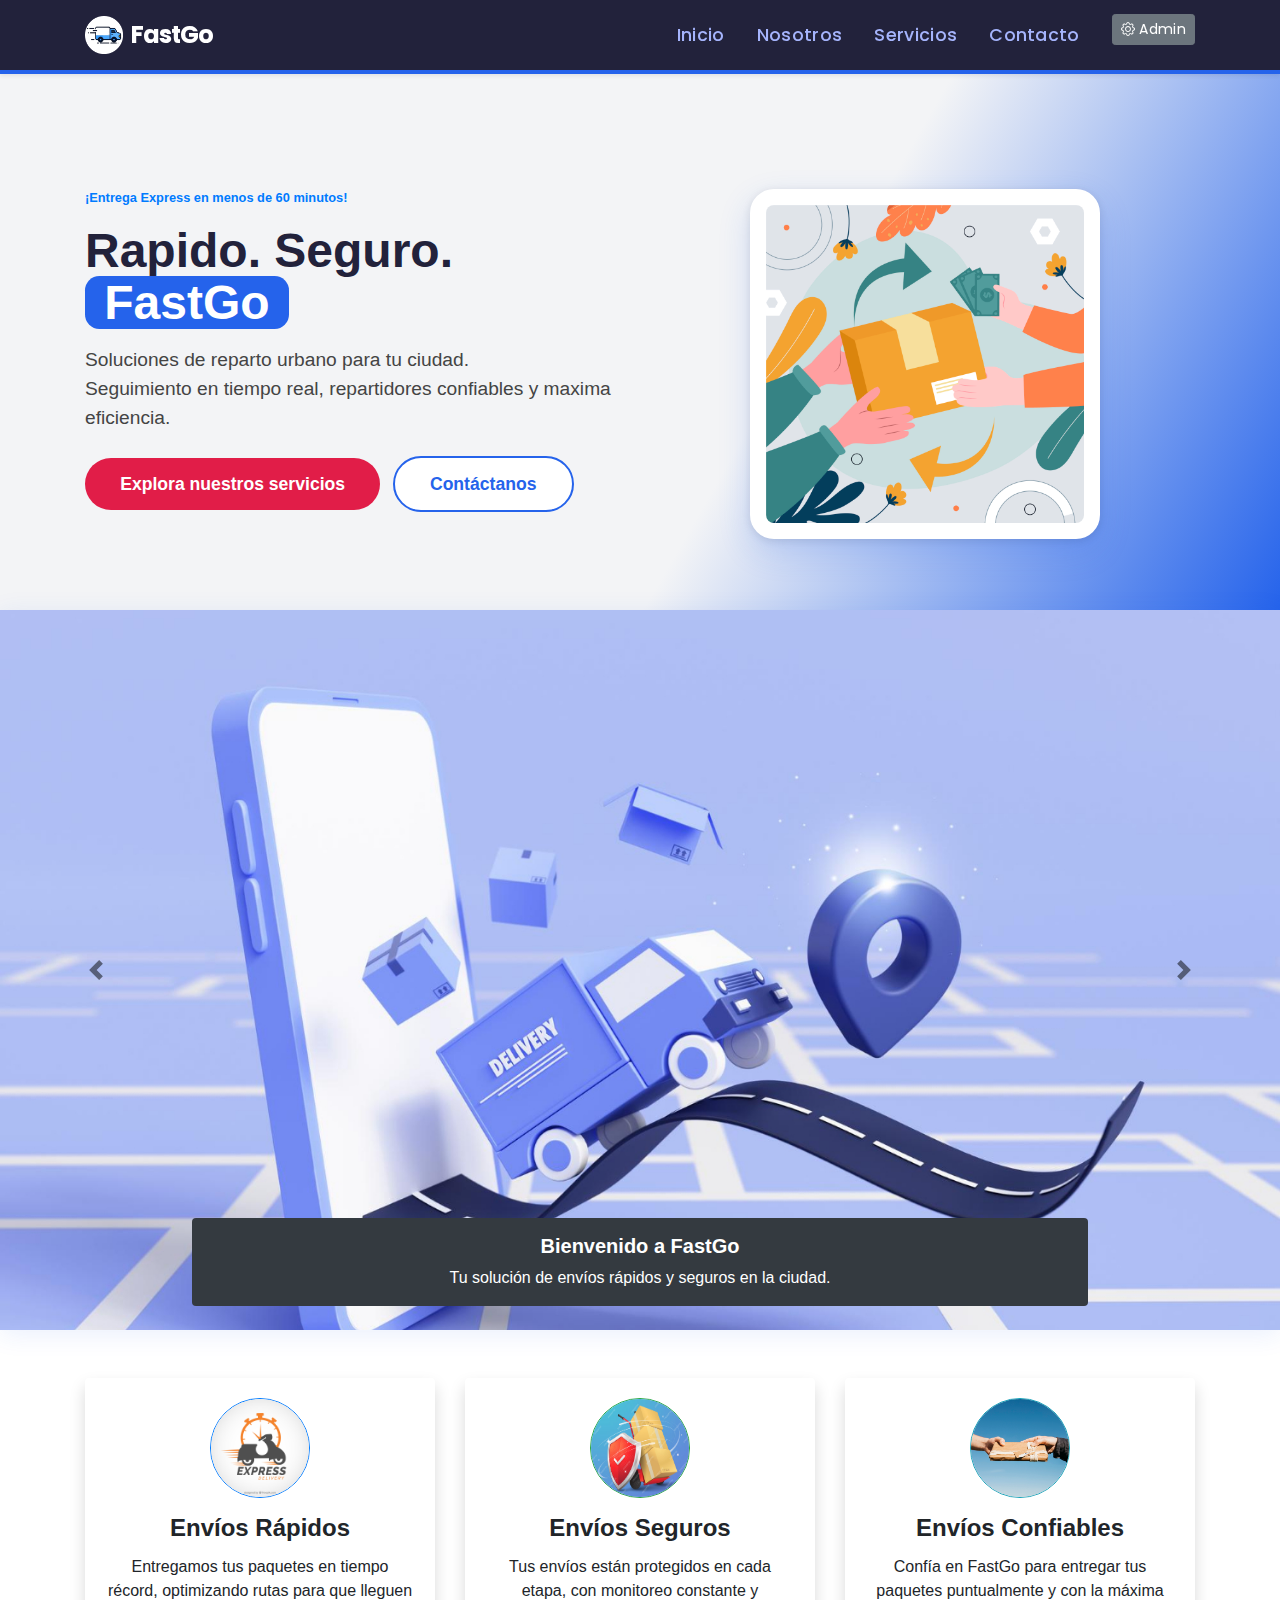
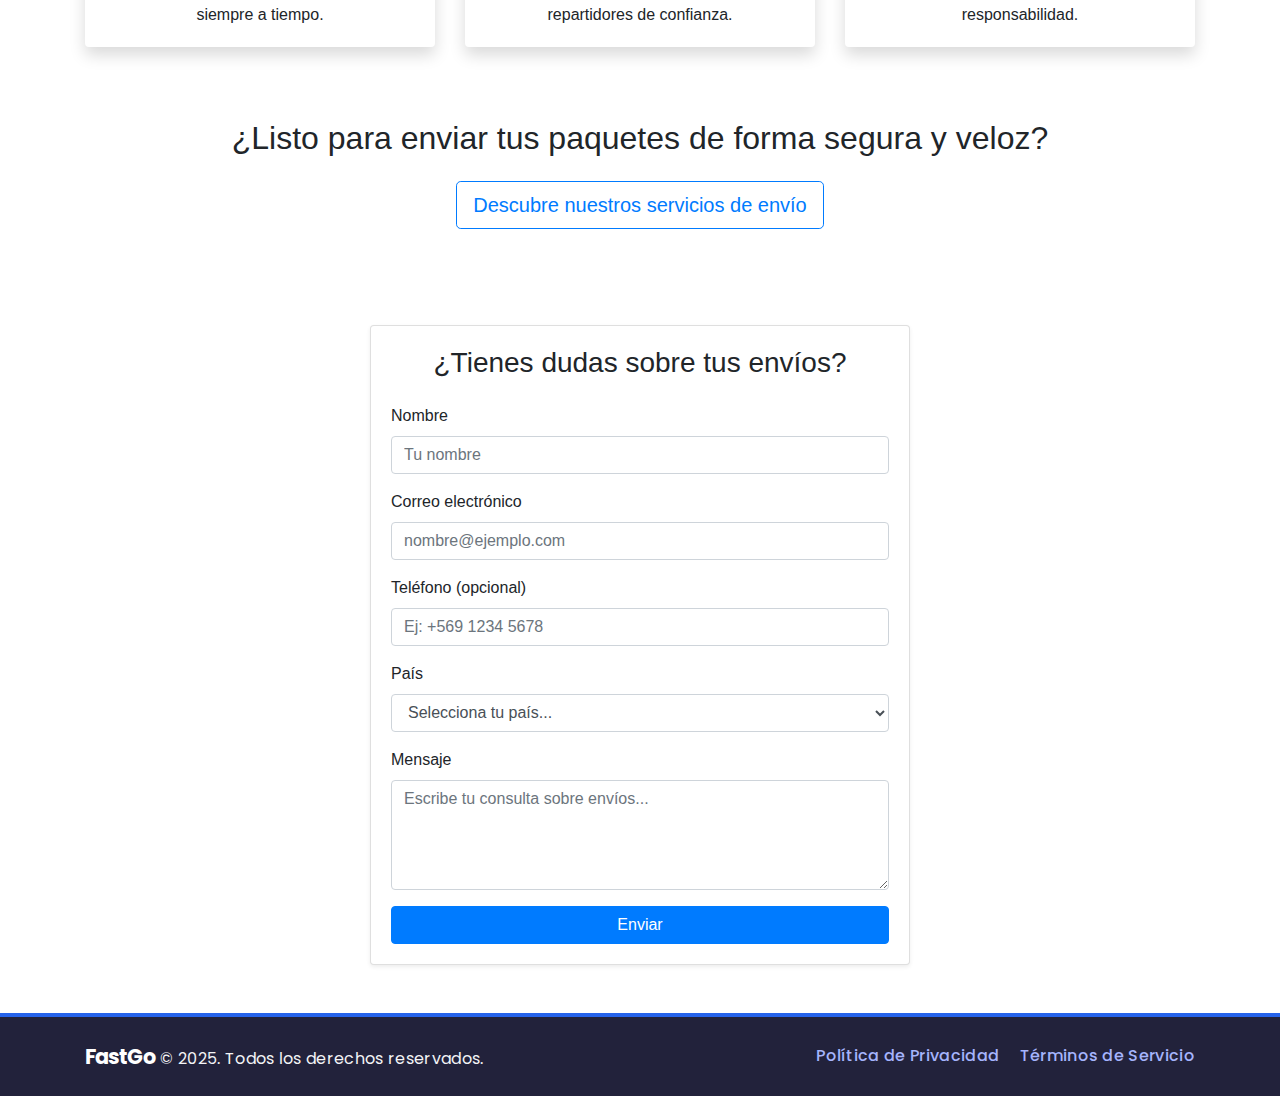
<file: index.html>
<!DOCTYPE html>
<html lang="es">
  <head>
    <meta charset="UTF-8" />
    <meta name="viewport" content="width=device-width, initial-scale=1.0" />
    <title>FastGo - Entregas Express Inteligentes</title>
    <link rel="icon" href="assets/img/fastgo_sticker_circle.png" />
    <link
      rel="stylesheet"
      href="https://cdn.jsdelivr.net/npm/bootstrap@4.5.3/dist/css/bootstrap.min.css"
    />
    <link
      href="https://fonts.googleapis.com/css2?family=Poppins:wght@400;600&display=swap"
      rel="stylesheet"
    />
    <link
      href="https://fonts.googleapis.com/css2?family=Poppins:wght@400;600&display=swap"
      rel="stylesheet"
    />
    <link
      rel="stylesheet"
      href="https://cdn.jsdelivr.net/npm/bootstrap-icons@1.10.0/font/bootstrap-icons.css"
    />
    <link
      rel="stylesheet"
      href="https://cdnjs.cloudflare.com/ajax/libs/animate.css/4.1.1/animate.min.css"
    />
    <link rel="stylesheet" href="assets/css/style.css" />
  </head>
  <body>
    <nav class="navbar navbar-expand-lg main-navbar shadow-sm fixed-top">
      <div class="container">
        <a
          class="navbar-brand footer-brand font-weight-bold d-flex align-items-center"
          href="#"
        >
          <img
            src="assets/img/fastgo_sticker_circle.png"
            alt="FastGo Logo"
            width="38"
            height="38"
            class="mr-2"
            style="object-fit: contain"
          />
          FastGo
        </a>
        <button
          class="navbar-toggler"
          type="button"
          data-toggle="collapse"
          data-target="#navbarNav"
        >
          <span class="navbar-toggler-icon"></span>
        </button>
        <div class="collapse navbar-collapse" id="navbarNav">
          <ul class="navbar-nav ml-auto">
            <li class="nav-item active">
              <a class="nav-link footer-link" href="index.html">Inicio</a>
            </li>
            <li class="nav-item">
              <a class="nav-link footer-link" href="about-us.html">Nosotros</a>
            </li>
            <li class="nav-item">
              <a class="nav-link footer-link" href="services.html">Servicios</a>
            </li>
            <li class="nav-item">
              <a class="nav-link footer-link" href="contact-us.html"
                >Contacto</a
              >
            </li>
            <li class="nav-item">
              <a
                class="btn btn-secondary btn-sm ml-2"
                href="admin-message.html"
              >
                <i class="bi bi-gear"></i> Admin
              </a>
            </li>
          </ul>
        </div>
      </div>
    </nav>

    <section class="hero-section d-flex align-items-center">
      <div class="container">
        <div class="row align-items-center">
          <div class="col-md-6 text-left">
            <small class="text-primary font-weight-bold"
              >¡Entrega Express en menos de 60 minutos!</small
            >
            <h1 class="display-4 font-weight-bold mt-3 mb-3">
              Rapido. Seguro. <span class="text-highlight">FastGo</span>
            </h1>
            <p class="lead mb-4">
              Soluciones de reparto urbano para tu ciudad.<br />
              Seguimiento en tiempo real, repartidores confiables y maxima
              eficiencia.
            </p>
            <a href="services.html" class="btn btn-danger"
              >Explora nuestros servicios</a
            >
            <a href="contact-us.html" class="btn btn-outline-primary ml-2"
              >Contáctanos</a
            >
          </div>
          <div class="col-md-6 text-center">
            <div class="hero-img-wrapper">
              <img
                src="assets/img/entrega_rapida_index.jpg"
                alt="Entrega Rápida"
                class="img-fluid hero-img"
              />
            </div>
          </div>
        </div>
      </div>
    </section>

    <div
      id="heroCarousel"
      class="carousel slide my-8"
      data-ride="carousel"
      style="
        border-radius: 0;
        overflow: hidden;
        box-shadow: 0 4px 24px rgba(37, 99, 235, 0.1);
        width: 100%;
        margin: 0 auto;
      "
    >
      <div class="carousel-inner">
        <div class="carousel-item active">
          <img
            src="assets/img/carousel1.jpg"
            alt="carousel"
            class="d-block w-100"
            style="height: 720px; object-fit: cover"
          />
          <div
            class="carousel-caption d-none d-md-block bg-dark bg-opacity-50 rounded p-3"
            style="bottom: 1.5rem"
          >
            <h5 class="font-weight-bold mb-2">Bienvenido a FastGo</h5>
            <p class="mb-0">
              Tu solución de envíos rápidos y seguros en la ciudad.
            </p>
          </div>
        </div>
        <div class="carousel-item">
          <img
            src="assets/img/carousel2.jpg"
            alt="carousel"
            class="d-block w-100"
            style="height: 720px; object-fit: cover"
          />
          <div
            class="carousel-caption d-none d-md-block bg-dark bg-opacity-50 rounded p-3"
            style="bottom: 1.5rem"
          >
            <h5 class="font-weight-bold mb-2">Rápido y Seguro</h5>
            <p class="mb-0">
              Envíos urbanos con seguimiento en tiempo real y máxima confianza.
            </p>
          </div>
        </div>
      </div>
      <a
        class="carousel-control-prev"
        href="#heroCarousel"
        role="button"
        data-slide="prev"
      >
        <span class="carousel-control-prev-icon" aria-hidden="true"></span>
        <span class="sr-only">Anterior</span>
      </a>
      <a
        class="carousel-control-next"
        href="#heroCarousel"
        role="button"
        data-slide="next"
      >
        <span class="carousel-control-next-icon" aria-hidden="true"></span>
        <span class="sr-only">Siguiente</span>
      </a>
    </div>

    <section class="container mt-5">
      <div class="row">
        <div class="col-md-4 mb-4">
          <div class="card feature-card h-100 shadow border-0 text-center">
            <div class="card-body">
              <img
                src="assets/img/envios_rapidos_card_index.jpg"
                alt="Rápido"
                class="mb-3 rounded-circle border border-primary"
                width="100"
                height="100"
              />
              <h4 class="card-title font-weight-bold">Envíos Rápidos</h4>
              <p class="card-text">
                Entregamos tus paquetes en tiempo récord, optimizando rutas para
                que lleguen siempre a tiempo.
              </p>
            </div>
          </div>
        </div>
        <div class="col-md-4 mb-4">
          <div class="card feature-card h-100 shadow border-0 text-center">
            <div class="card-body">
              <img
                src="assets/img/envios_seguros.png"
                alt="Seguro"
                class="mb-3 rounded-circle border border-success"
                width="100"
                height="100"
              />
              <h4 class="card-title font-weight-bold">Envíos Seguros</h4>
              <p class="card-text">
                Tus envíos están protegidos en cada etapa, con monitoreo
                constante y repartidores de confianza.
              </p>
            </div>
          </div>
        </div>
        <div class="col-md-4 mb-4">
          <div class="card feature-card h-100 shadow border-0 text-center">
            <div class="card-body">
              <img
                src="assets/img/envios_confiables_index.jpg"
                alt="Confiable"
                class="mb-3 rounded-circle border border-info"
                width="100"
                height="100"
              />
              <h4 class="card-title font-weight-bold">Envíos Confiables</h4>
              <p class="card-text">
                Confía en FastGo para entregar tus paquetes puntualmente y con
                la máxima responsabilidad.
              </p>
            </div>
          </div>
        </div>
      </div>
    </section>

    <section class="text-center py-5">
      <div class="container">
        <h2 class="mb-4">
          ¿Listo para enviar tus paquetes de forma segura y veloz?
        </h2>
        <a href="services.html" class="btn btn-outline-primary btn-lg"
          >Descubre nuestros servicios de envío</a
        >
      </div>
    </section>

    <section id="contacto" class="container mt-5 mb-5">
      <div class="row justify-content-center">
        <div class="col-md-8 col-lg-6">
          <div class="card shadow-sm">
            <div class="card-body">
              <h3 class="card-title mb-4 text-center">
                ¿Tienes dudas sobre tus envíos?
              </h3>
              <form>
                <div class="form-group">
                  <label for="nombre">Nombre</label>
                  <input
                    type="text"
                    class="form-control"
                    id="nombre"
                    placeholder="Tu nombre"
                  />
                </div>
                <div class="form-group">
                  <label for="email">Correo electrónico</label>
                  <input
                    type="email"
                    class="form-control"
                    id="email"
                    placeholder="nombre@ejemplo.com"
                  />
                </div>
                <div class="form-group">
                  <label for="telefono">Teléfono (opcional)</label>
                  <input
                    type="tel"
                    class="form-control"
                    id="telefono"
                    placeholder="Ej: +569 1234 5678"
                  />
                </div>
                <div class="form-group">
                  <label for="pais">País</label>
                  <select class="form-control" id="pais">
                    <option value="">Selecciona tu país...</option>
                  </select>
                </div>
                <div class="form-group">
                  <label for="mensaje">Mensaje</label>
                  <textarea
                    class="form-control"
                    id="mensaje"
                    rows="4"
                    placeholder="Escribe tu consulta sobre envíos..."
                  ></textarea>
                </div>
                <button type="submit" class="btn btn-primary btn-block">
                  Enviar
                </button>
              </form>
              <div id="envioExito" class="text-center" style="display: none">
                <div
                  class="card border-success shadow-sm mt-4 mb-2 animate__animated animate__fadeIn"
                >
                  <div class="card-body">
                    <i
                      class="bi bi-check-circle-fill text-success"
                      style="font-size: 3rem"
                    ></i>
                    <h4 class="mt-3 mb-2 font-weight-bold">
                      ¡Tus datos han sido enviados!
                    </h4>
                    <p class="mb-0">
                      Gracias por contactarnos. Pronto nos comunicaremos
                      contigo.
                    </p>
                  </div>
                </div>
              </div>
            </div>
          </div>
        </div>
      </div>
    </section>

    <footer class="main-footer mt-5">
      <div class="container py-4">
        <div class="row align-items-center">
          <div class="col-md-6 text-md-left text-center mb-3 mb-md-0">
            <span class="footer-brand font-weight-bold">FastGo</span> &copy;
            2025. Todos los derechos reservados.
          </div>
          <div class="col-md-6 text-md-right text-center">
            <a href="#" class="footer-link mr-3">Política de Privacidad</a>
            <a href="#" class="footer-link">Términos de Servicio</a>
          </div>
        </div>
      </div>
    </footer>

    <script src="https://code.jquery.com/jquery-3.5.1.min.js"></script>
    <script src="https://cdn.jsdelivr.net/npm/bootstrap@4.5.3/dist/js/bootstrap.bundle.min.js"></script>
    <script>
      $(document).ready(function () {
      loadCountries();

      //cargamos la lista de paises que hablan español en el selector
      function loadCountries() {
        $.get("https://restcountries.com/v3.1/lang/spanish", function (data) {
        const paisesOrdenados = data
          .map((pais) => {
          const nombreTraducido =
            pais.translations?.spa?.common || pais.name.common;
          const nombreOficial =
            pais.translations?.spa?.official || pais.name.official;
          const nombreCompleto = `${nombreTraducido} (${nombreOficial})`;

          return {
            nombre: nombreTraducido,
            nombreCompleto: nombreCompleto,
            codigo: pais.name.common,
          };
          })
          .sort((a, b) => a.nombre.localeCompare(b.nombre));

        //agregamos cada pais como opcion en el select
        paisesOrdenados.forEach((pais) => {
          $("#pais").append(
          `<option value="${pais.nombreCompleto}">${pais.nombreCompleto}</option>`
          );
        });
        }).fail(function () {
        //en caso de que falle la api precargamos una lista de paises
        const paisesFallback = [
          "Argentina (República Argentina)",
          "Brasil (República Federativa del Brasil)",
          "Chile (República de Chile)",
          "Colombia (República de Colombia)",
          "España (Reino de España)",
          "México (Estados Unidos Mexicanos)",
          "Perú (República del Perú)",
          "Venezuela (República Bolivariana de Venezuela)",
          "Uruguay (República Oriental del Uruguay)",
          "Ecuador (República del Ecuador)",
        ];
        paisesFallback.forEach((pais) => {
          const nombreCorto = pais.split(" (")[0];
          $("#pais").append(
          `<option value="${nombreCorto}">${pais}</option>`
          );
        });
        });
      }

      //aqui manejamos el envio de formulario
      $("form").on("submit", function (e) {
        e.preventDefault();
        const envio = {
        nombre: $("#nombre").val(),
        email: $("#email").val(),
        telefono: $("#telefono").val(),
        pais: $("#pais").val(),
        mensaje: $("#mensaje").val(),
        };
        //validamos que los campos no esten vacios
        if (
        !$("#nombre").val() ||
        !$("#email").val() ||
        !$("#mensaje").val() ||
        !$("#pais").val() ||
        !$("#telefono").val()
        ) {
        alert("Por favor completa todos los campos");
        return;
        }

        //hacemos el guardado en el localstorage
        const envios = JSON.parse(localStorage.getItem("envios")) || [];
        envios.push(envio);
        localStorage.setItem("envios", JSON.stringify(envios));

        //mostramos el mensaje de exito
        $("form").fadeOut(300, function () {
        $("#envioExito").fadeIn(400);
        });

        //limpiamos los campos del formulario
        setTimeout(() => {
        this.reset();
        }, 100);
      });
      });
    </script>
  </body>
</html>
</file>
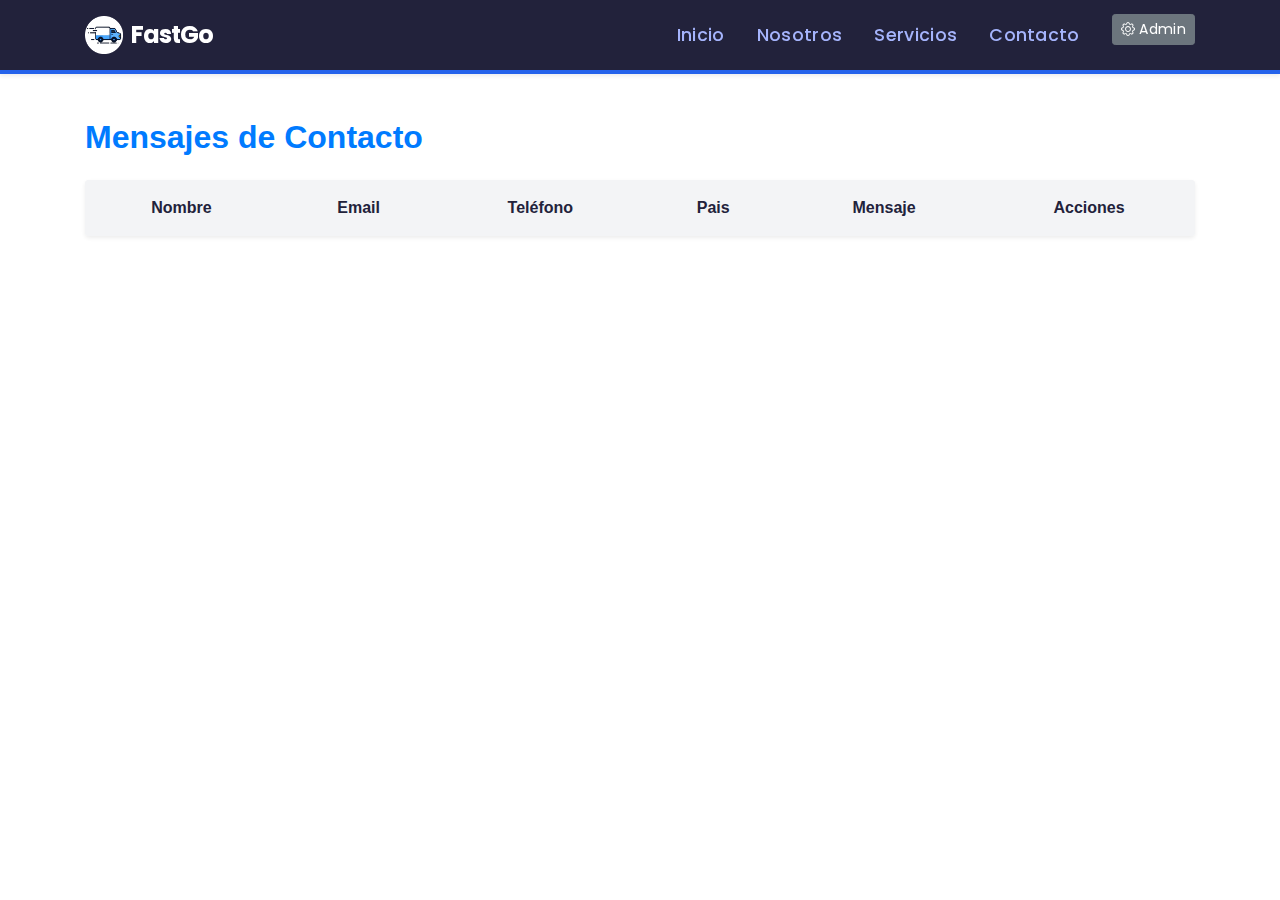
<file: admin-message.html>
<!DOCTYPE html>
<html lang="es">
  <head>
    <meta charset="UTF-8" />
    <meta name="viewport" content="width=device-width, initial-scale=1.0" />
    <title>FastGo - Entregas Express Inteligentes</title>
    <link rel="icon" href="assets/img/fastgo_sticker_circle.png" />
    <link
      rel="stylesheet"
      href="https://cdn.jsdelivr.net/npm/bootstrap@4.5.3/dist/css/bootstrap.min.css"
    />
    <link
      href="https://fonts.googleapis.com/css2?family=Poppins:wght@400;600&display=swap"
      rel="stylesheet"
    />
    <link
      href="https://fonts.googleapis.com/css2?family=Poppins:wght@400;600&display=swap"
      rel="stylesheet"
    />
    <link
      rel="stylesheet"
      href="https://cdn.jsdelivr.net/npm/bootstrap-icons@1.10.0/font/bootstrap-icons.css"
    />
    <link rel="stylesheet" href="assets/css/style.css" />
  </head>
  <body>
    <nav class="navbar navbar-expand-lg main-navbar shadow-sm fixed-top">
      <div class="container">
        <a
          class="navbar-brand footer-brand font-weight-bold d-flex align-items-center"
          href="#"
        >
          <img
            src="assets/img/fastgo_sticker_circle.png"
            alt="FastGo Logo"
            width="38"
            height="38"
            class="mr-2"
            style="object-fit: contain"
          />
          FastGo
        </a>
        <button
          class="navbar-toggler"
          type="button"
          data-toggle="collapse"
          data-target="#navbarNav"
        >
          <span class="navbar-toggler-icon"></span>
        </button>
        <div class="collapse navbar-collapse" id="navbarNav">
          <ul class="navbar-nav ml-auto">
            <li class="nav-item active">
              <a class="nav-link footer-link" href="index.html">Inicio</a>
            </li>
            <li class="nav-item">
              <a class="nav-link footer-link" href="about-us.html">Nosotros</a>
            </li>
            <li class="nav-item">
              <a class="nav-link footer-link" href="services.html">Servicios</a>
            </li>
            <li class="nav-item">
              <a class="nav-link footer-link" href="contact-us.html"
                >Contacto</a
              >
            </li>
            <li class="nav-item">
              <a
                class="btn btn-secondary btn-sm ml-2"
                href="admin-message.html"
              >
                <i class="bi bi-gear"></i> Admin
              </a>
            </li>
          </ul>
        </div>
      </div>
    </nav>
    <div class="container my-5">
      <h2 class="mb-4 font-weight-bold text-primary">Mensajes de Contacto</h2>
      <div class="table-responsive rounded shadow-sm">
        <table
          class="table table-hover align-middle mb-0"
          id="adminEnviosTable"
          style="background: #fff; border-radius: 1.2rem"
        >
          <thead class="thead-light text-center" style="background: #f3f4f6">
            <tr>
              <th class="border-0 py-3 px-4">Nombre</th>
              <th class="border-0 py-3 px-4">Email</th>
              <th class="border-0 py-3 px-4">Teléfono</th>
              <th class="border-0 py-3 px-4">Pais</th>
              <th class="border-0 py-3 px-4">Mensaje</th>
              <th class="border-0 py-3 px-4 text-center">Acciones</th>
            </tr>
          </thead>
          <tbody class="text-center"></tbody>
        </table>
      </div>
    </div>

    <div
      class="modal fade"
      id="editModal"
      tabindex="-1"
      aria-labelledby="editModalLabel"
      aria-hidden="true"
    >
      <div class="modal-dialog">
        <form id="editForm" class="modal-content">
          <div class="modal-header">
            <h5 class="modal-title" id="editModalLabel">Editar Mensaje</h5>
            <button
              type="button"
              class="close"
              data-dismiss="modal"
              aria-label="Cerrar"
            >
              <span aria-hidden="true">&times;</span>
            </button>
          </div>
          <div class="modal-body">
            <input type="hidden" id="editIdx" />
            <div class="form-group">
              <label for="editNombre">Nombre</label>
              <input
                type="text"
                class="form-control"
                id="editNombre"
                required
              />
            </div>
            <div class="form-group">
              <label for="editEmail">Correo electrónico</label>
              <input
                type="email"
                class="form-control"
                id="editEmail"
                required
              />
            </div>
            <div class="form-group">
              <label for="editTelefono">Teléfono (opcional)</label>
              <input
                type="tel"
                class="form-control"
                id="editTelefono"
                placeholder="Ej: +569 1234 5678"
              />
            </div>
            <div class="form-group">
              <label for="editPais">País</label>
              <select class="form-control" id="editPais" required>
                <option value="">Selecciona un país...</option>
              </select>
            </div>
            <div class="form-group">
              <label for="editMensaje">Mensaje</label>
              <textarea
                class="form-control"
                id="editMensaje"
                rows="4"
                required
              ></textarea>
            </div>
          </div>
          <div class="modal-footer">
            <button
              type="button"
              class="btn btn-secondary"
              data-dismiss="modal"
            >
              Cancelar
            </button>
            <button type="submit" class="btn btn-primary">
              Guardar cambios
            </button>
          </div>
        </form>
      </div>
    </div>

    <script src="https://code.jquery.com/jquery-3.5.1.min.js"></script>
    <script src="https://cdn.jsdelivr.net/npm/bootstrap@4.5.3/dist/js/bootstrap.bundle.min.js"></script>
    <!--
      Este script administra la visualización y edición de envíos almacenados en localStorage para un panel de administración.

      Funciones principales:
      - renderAdminEnvios(): Renderiza la tabla de envíos en el DOM, mostrando nombre, email, teléfono, país y mensaje. Incluye botones para editar y eliminar cada envío.
      - cargarPaisesModal(): Obtiene la lista de países en español desde una API pública y la carga en el select del modal de edición. Si la API falla, utiliza una lista de países de respaldo.
      - Eventos:
        - .delete-envio: Elimina el envío seleccionado del localStorage y actualiza la tabla.
        - .edit-envio: Abre el modal de edición con los datos del envío seleccionado y carga la lista de países.
        - #editForm submit: Guarda los cambios realizados en el envío editado y actualiza la tabla.
      - Inicialización: Al cargar el documento, se renderiza la tabla de envíos.

      Notas:
      - El almacenamiento de datos se realiza en localStorage bajo la clave "envios".
      - El modal de edición utiliza jQuery y Bootstrap para la interacción.
    -->
    <script>
      function renderAdminEnvios() {
        const envios = JSON.parse(localStorage.getItem("envios")) || [];
        let html = "";
        envios.forEach((envio, idx) => {
          html += `<tr>
          <td>${envio.nombre}</td>
          <td>${envio.email}</td>
          <td>${envio.telefono || "No especificado"}</td>
          <td>${envio.pais || "No especificado"}</td>
          <td>${envio.mensaje}</td>
          <td>
            <button class="btn btn-sm btn-info edit-envio" data-idx="${idx}">Editar</button>
            <button class="btn btn-sm btn-danger delete-envio" data-idx="${idx}">Eliminar</button>
          </td>
        </tr>`;
        });
        $("#adminEnviosTable tbody").html(html);
      }
      function cargarPaisesModal() {
        $.get("https://restcountries.com/v3.1/lang/spanish", function (data) {
          const paisesOrdenados = data
            .map((pais) => {
              const nombreTraducido =
                pais.translations?.spa?.common || pais.name.common;
              const nombreOficial =
                pais.translations?.spa?.official || pais.name.official;
              const nombreCompleto = `${nombreTraducido} (${nombreOficial})`;

              return {
                nombre: nombreTraducido,
                nombreCompleto: nombreCompleto,
                codigo: pais.name.common,
              };
            })
            .sort((a, b) => a.nombre.localeCompare(b.nombre));

          let options = '<option value="">Selecciona un país...</option>';
          paisesOrdenados.forEach((pais) => {
            options += `<option value="${pais.nombre}">${pais.nombreCompleto}</option>`;
          });
          $("#editPais").html(options);
        }).fail(function () {
          const paisesFallback = [
            "Argentina (República Argentina)",
            "Brasil (República Federativa del Brasil)",
            "Chile (República de Chile)",
            "Colombia (República de Colombia)",
            "España (Reino de España)",
            "México (Estados Unidos Mexicanos)",
            "Perú (República del Perú)",
            "Venezuela (República Bolivariana de Venezuela)",
            "Uruguay (República Oriental del Uruguay)",
            "Ecuador (República del Ecuador)",
          ];
          let options = '<option value="">Selecciona un país...</option>';
          paisesFallback.forEach((pais) => {
            const nombreCorto = pais.split(" (")[0];
            options += `<option value="${nombreCorto}">${pais}</option>`;
          });
          $("#editPais").html(options);
        });
      }

      $(document).on("click", ".delete-envio", function () {
        const idx = $(this).data("idx");
        let envios = JSON.parse(localStorage.getItem("envios")) || [];
        envios.splice(idx, 1);
        localStorage.setItem("envios", JSON.stringify(envios));
        renderAdminEnvios();
      });

      $(document).on("click", ".edit-envio", function () {
        const idx = $(this).data("idx");
        const envios = JSON.parse(localStorage.getItem("envios")) || [];
        const envio = envios[idx];
        cargarPaisesModal();

        $("#editIdx").val(idx);
        $("#editNombre").val(envio.nombre);
        $("#editTelefono").val(envio.telefono || "");
        $("#editEmail").val(envio.email);
        $("#editMensaje").val(envio.mensaje);

        setTimeout(() => {
          $("#editPais").val(envio.pais || "");
          $("#editModal").modal("show");
        }, 500);
      });

      $("#editForm").on("submit", function (e) {
        e.preventDefault();
        const idx = $("#editIdx").val();
        let envios = JSON.parse(localStorage.getItem("envios")) || [];
        envios[idx] = {
          nombre: $("#editNombre").val(),
          email: $("#editEmail").val(),
          telefono: $("#editTelefono").val(),
          pais: $("#editPais").val(),
          mensaje: $("#editMensaje").val(),
        };
        localStorage.setItem("envios", JSON.stringify(envios));
        $("#editModal").modal("hide");
        renderAdminEnvios();
      });

      $(document).ready(function () {
        renderAdminEnvios();
      });
    </script>
  </body>
</html>
</file>
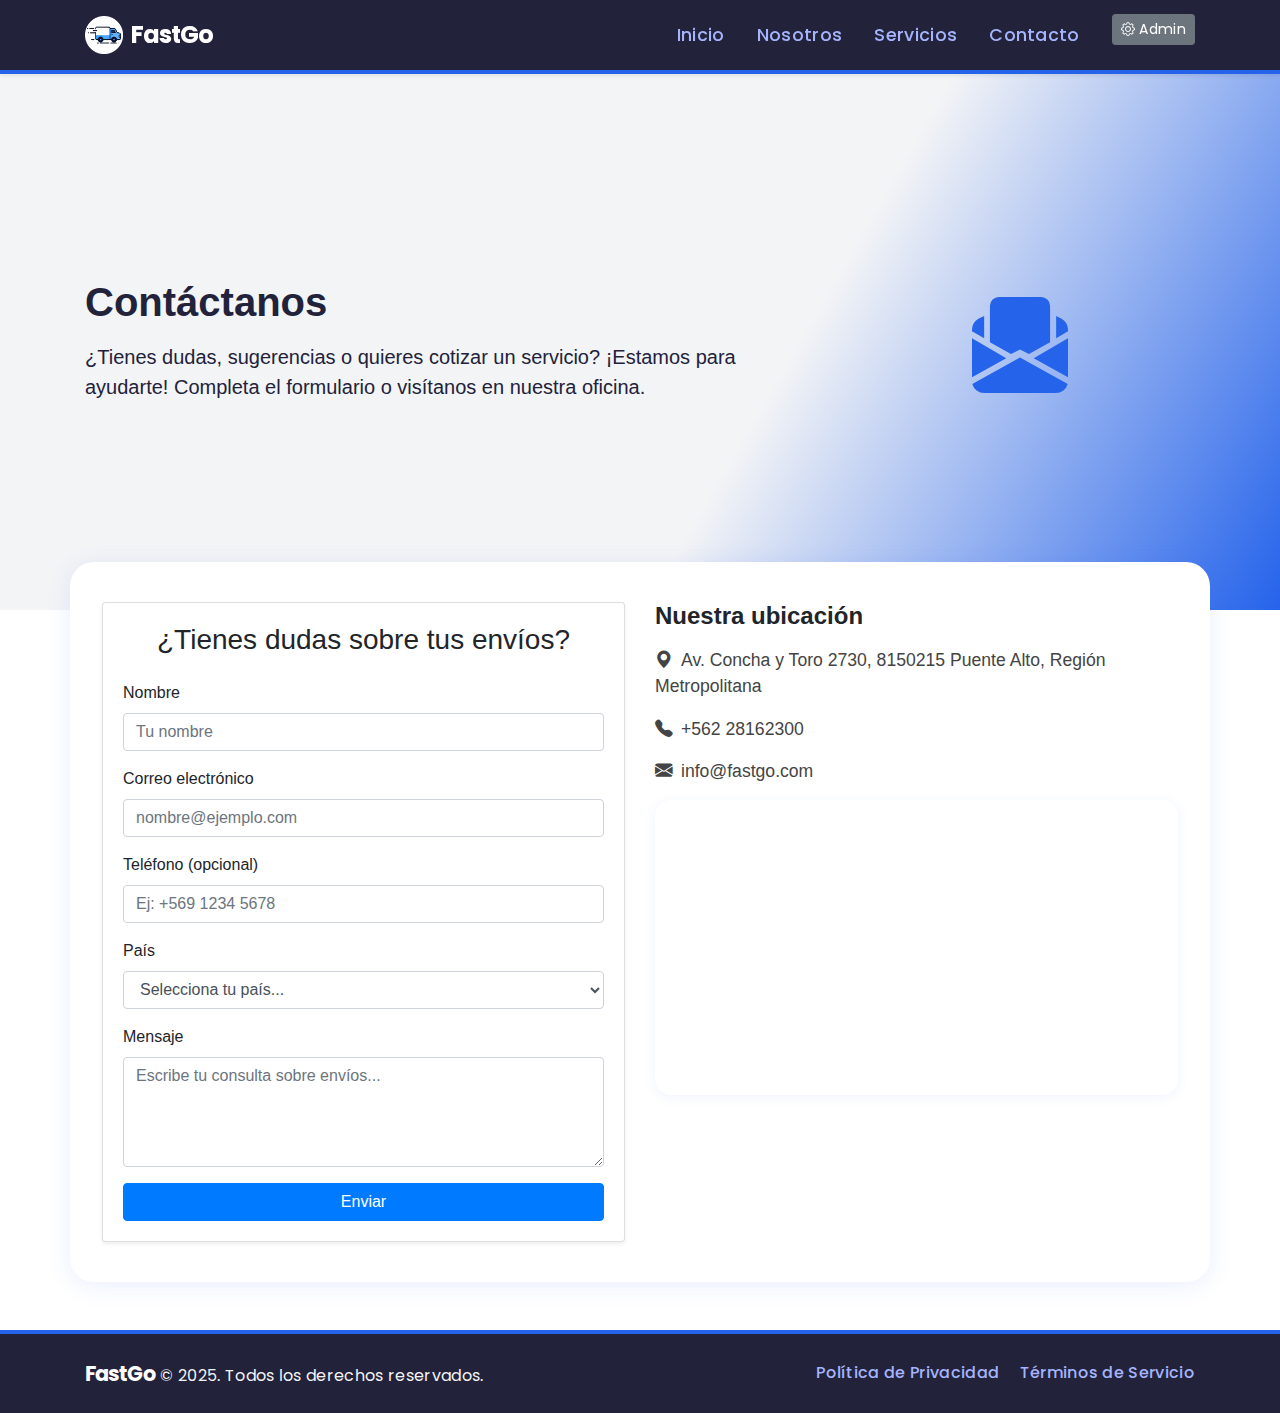
<file: contact-us.html>
<!DOCTYPE html>
<html lang="es">
  <head>
    <meta charset="UTF-8" />
    <meta name="viewport" content="width=device-width, initial-scale=1.0" />
    <title>FastGo - Entregas Express Inteligentes</title>
    <link rel="icon" href="assets/img/fastgo_sticker_circle.png" />
    <link
      rel="stylesheet"
      href="https://cdn.jsdelivr.net/npm/bootstrap@4.5.3/dist/css/bootstrap.min.css"
    />
    <link
      href="https://fonts.googleapis.com/css2?family=Poppins:wght@400;600&display=swap"
      rel="stylesheet"
    />
    <link
      href="https://fonts.googleapis.com/css2?family=Poppins:wght@400;600&display=swap"
      rel="stylesheet"
    />
    <link
      rel="stylesheet"
      href="https://cdn.jsdelivr.net/npm/bootstrap-icons@1.10.0/font/bootstrap-icons.css"
    />
    <link rel="stylesheet" href="assets/css/style.css" />
  </head>
  <body>
    <nav class="navbar navbar-expand-lg main-navbar shadow-sm fixed-top">
      <div class="container">
        <a
          class="navbar-brand footer-brand font-weight-bold d-flex align-items-center"
          href="#"
        >
          <img
            src="assets/img/fastgo_sticker_circle.png"
            alt="FastGo Logo"
            width="38"
            height="38"
            class="mr-2"
            style="object-fit: contain"
          />
          FastGo
        </a>
        <button
          class="navbar-toggler"
          type="button"
          data-toggle="collapse"
          data-target="#navbarNav"
        >
          <span class="navbar-toggler-icon"></span>
        </button>
        <div class="collapse navbar-collapse" id="navbarNav">
          <ul class="navbar-nav ml-auto">
            <li class="nav-item active">
              <a class="nav-link footer-link" href="index.html">Inicio</a>
            </li>
            <li class="nav-item">
              <a class="nav-link footer-link" href="about-us.html">Nosotros</a>
            </li>
            <li class="nav-item">
              <a class="nav-link footer-link" href="services.html">Servicios</a>
            </li>
            <li class="nav-item">
              <a class="nav-link footer-link" href="contact-us.html"
                >Contacto</a
              >
            </li>
            <li class="nav-item">
              <a
                class="btn btn-secondary btn-sm ml-2"
                href="admin-message.html"
              >
                <i class="bi bi-gear"></i> Admin
              </a>
            </li>
          </ul>
        </div>
      </div>
    </nav>

    <section class="contact-hero d-flex align-items-center">
      <div class="container">
        <div class="row align-items-center">
          <div class="col-md-8">
            <h1 class="mb-3">Contáctanos</h1>
            <p class="lead">
              ¿Tienes dudas, sugerencias o quieres cotizar un servicio? ¡Estamos
              para ayudarte! Completa el formulario o visítanos en nuestra
              oficina.
            </p>
          </div>
          <div class="col-md-4 text-center">
            <i
              class="bi bi-envelope-paper-fill"
              style="font-size: 6rem; color: #2563eb"
            ></i>
          </div>
        </div>
      </div>
    </section>

    <section class="contact-section container">
      <div class="row">
        <div class="col-md-8 col-lg-6">
          <div class="card shadow-sm">
            <div class="card-body">
              <h3 class="card-title mb-4 text-center">
                ¿Tienes dudas sobre tus envíos?
              </h3>
              <form>
                <div class="form-group">
                  <label for="nombre">Nombre</label>
                  <input
                    type="text"
                    class="form-control"
                    id="nombre"
                    placeholder="Tu nombre"
                  />
                </div>
                <div class="form-group">
                  <label for="email">Correo electrónico</label>
                  <input
                    type="email"
                    class="form-control"
                    id="email"
                    placeholder="nombre@ejemplo.com"
                  />
                </div>
                <div class="form-group">
                  <label for="telefono">Teléfono (opcional)</label>
                  <input
                    type="tel"
                    class="form-control"
                    id="telefono"
                    placeholder="Ej: +569 1234 5678"
                  />
                </div>
                <div class="form-group">
                  <label for="pais">País</label>
                  <select class="form-control" id="pais">
                    <option value="">Selecciona tu país...</option>
                  </select>
                </div>
                <div class="form-group">
                  <label for="mensaje">Mensaje</label>
                  <textarea
                    class="form-control"
                    id="mensaje"
                    rows="4"
                    placeholder="Escribe tu consulta sobre envíos..."
                  ></textarea>
                </div>
                <button type="submit" class="btn btn-primary btn-block">
                  Enviar
                </button>
              </form>
              <div id="envioExito" class="text-center" style="display: none">
                <div
                  class="card border-success shadow-sm mt-4 mb-2 animate__animated animate__fadeIn"
                >
                  <div class="card-body">
                    <i
                      class="bi bi-check-circle-fill text-success"
                      style="font-size: 3rem"
                    ></i>
                    <h4 class="mt-3 mb-2 font-weight-bold">
                      ¡Tus datos han sido enviados!
                    </h4>
                    <p class="mb-0">
                      Gracias por contactarnos. Pronto nos comunicaremos
                      contigo.
                    </p>
                  </div>
                </div>
              </div>
            </div>
          </div>
        </div>
        <div class="col-lg-6">
          <h4 class="font-weight-bold mb-3">Nuestra ubicación</h4>
          <div class="contact-info mb-3">
            <p>
              <i class="bi bi-geo-alt-fill mr-2"></i>Av. Concha y Toro 2730,
              8150215 Puente Alto, Región Metropolitana
            </p>
            <p><i class="bi bi-telephone-fill mr-2"></i>+562 28162300</p>
            <p><i class="bi bi-envelope-fill mr-2"></i>info@fastgo.com</p>
          </div>
          <div class="map-responsive">
            <iframe
              src="https://www.google.com/maps/embed?pb=!1m18!1m12!1m3!1d3323.7535486720667!2d-70.58110130000001!3d-33.5857476!2m3!1f0!2f0!3f0!3m2!1i1024!2i768!4f13.1!3m3!1m2!1s0x9662d718a032972d%3A0x45da5699698e2261!2sINACAP%20Puente%20Alto!5e0!3m2!1ses!2scl!4v1750608466983!5m2!1ses!2scl"
            ></iframe>
          </div>
        </div>
      </div>
    </section>

    <footer class="main-footer mt-5">
      <div class="container py-4">
        <div class="row align-items-center">
          <div class="col-md-6 text-md-left text-center mb-3 mb-md-0">
            <span class="footer-brand font-weight-bold">FastGo</span> &copy;
            2025. Todos los derechos reservados.
          </div>
          <div class="col-md-6 text-md-right text-center">
            <a href="#" class="footer-link mr-3">Política de Privacidad</a>
            <a href="#" class="footer-link">Términos de Servicio</a>
          </div>
        </div>
      </div>
    </footer>

    <script src="https://code.jquery.com/jquery-3.5.1.min.js"></script>
    <script src="https://cdn.jsdelivr.net/npm/bootstrap@4.5.3/dist/js/bootstrap.bundle.min.js"></script>
    <script>
      $(document).ready(function () {
        loadCountries();

        //cargamos la lista de paises que hablan español en el selector
        function loadCountries() {
          $.get("https://restcountries.com/v3.1/lang/spanish", function (data) {
            const paisesOrdenados = data
              .map((pais) => {
                const nombreTraducido =
                  pais.translations?.spa?.common || pais.name.common;
                const nombreOficial =
                  pais.translations?.spa?.official || pais.name.official;
                const nombreCompleto = `${nombreTraducido} (${nombreOficial})`;

                return {
                  nombre: nombreTraducido,
                  nombreCompleto: nombreCompleto,
                  codigo: pais.name.common,
                };
              })
              .sort((a, b) => a.nombre.localeCompare(b.nombre));

            //agregamos cada pais como opcion en el select
            paisesOrdenados.forEach((pais) => {
              $("#pais").append(
                `<option value="${pais.nombreCompleto}">${pais.nombreCompleto}</option>`
              );
            });
          }).fail(function () {
            //en caso de que falle la api precargamos una lista de paises
            const paisesFallback = [
              "Argentina (República Argentina)",
              "Brasil (República Federativa del Brasil)",
              "Chile (República de Chile)",
              "Colombia (República de Colombia)",
              "España (Reino de España)",
              "México (Estados Unidos Mexicanos)",
              "Perú (República del Perú)",
              "Venezuela (República Bolivariana de Venezuela)",
              "Uruguay (República Oriental del Uruguay)",
              "Ecuador (República del Ecuador)",
            ];
            paisesFallback.forEach((pais) => {
              const nombreCorto = pais.split(" (")[0];
              $("#pais").append(
                `<option value="${nombreCorto}">${pais}</option>`
              );
            });
          });
        }

        //aqui manejamos el envio de formulario
        $("form").on("submit", function (e) {
          e.preventDefault();
          const envio = {
            nombre: $("#nombre").val(),
            email: $("#email").val(),
            telefono: $("#telefono").val(),
            pais: $("#pais").val(),
            mensaje: $("#mensaje").val(),
          };
          //validamos que los campos no esten vacios
          if (
            !$("#nombre").val() ||
            !$("#email").val() ||
            !$("#mensaje").val() ||
            !$("#pais").val() ||
            !$("#telefono").val()
          ) {
            alert("Por favor completa todos los campos");
            return;
          }

          //hacemos el guardado en el localstorage
          const envios = JSON.parse(localStorage.getItem("envios")) || [];
          envios.push(envio);
          localStorage.setItem("envios", JSON.stringify(envios));

          //mostramos el mensaje de exito
          $("form").fadeOut(300, function () {
            $("#envioExito").fadeIn(400);
          });

          //limpiamos los campos del formulario
          setTimeout(() => {
            this.reset();
          }, 100);
        });
      });
    </script>
  </body>
</html>
</file>
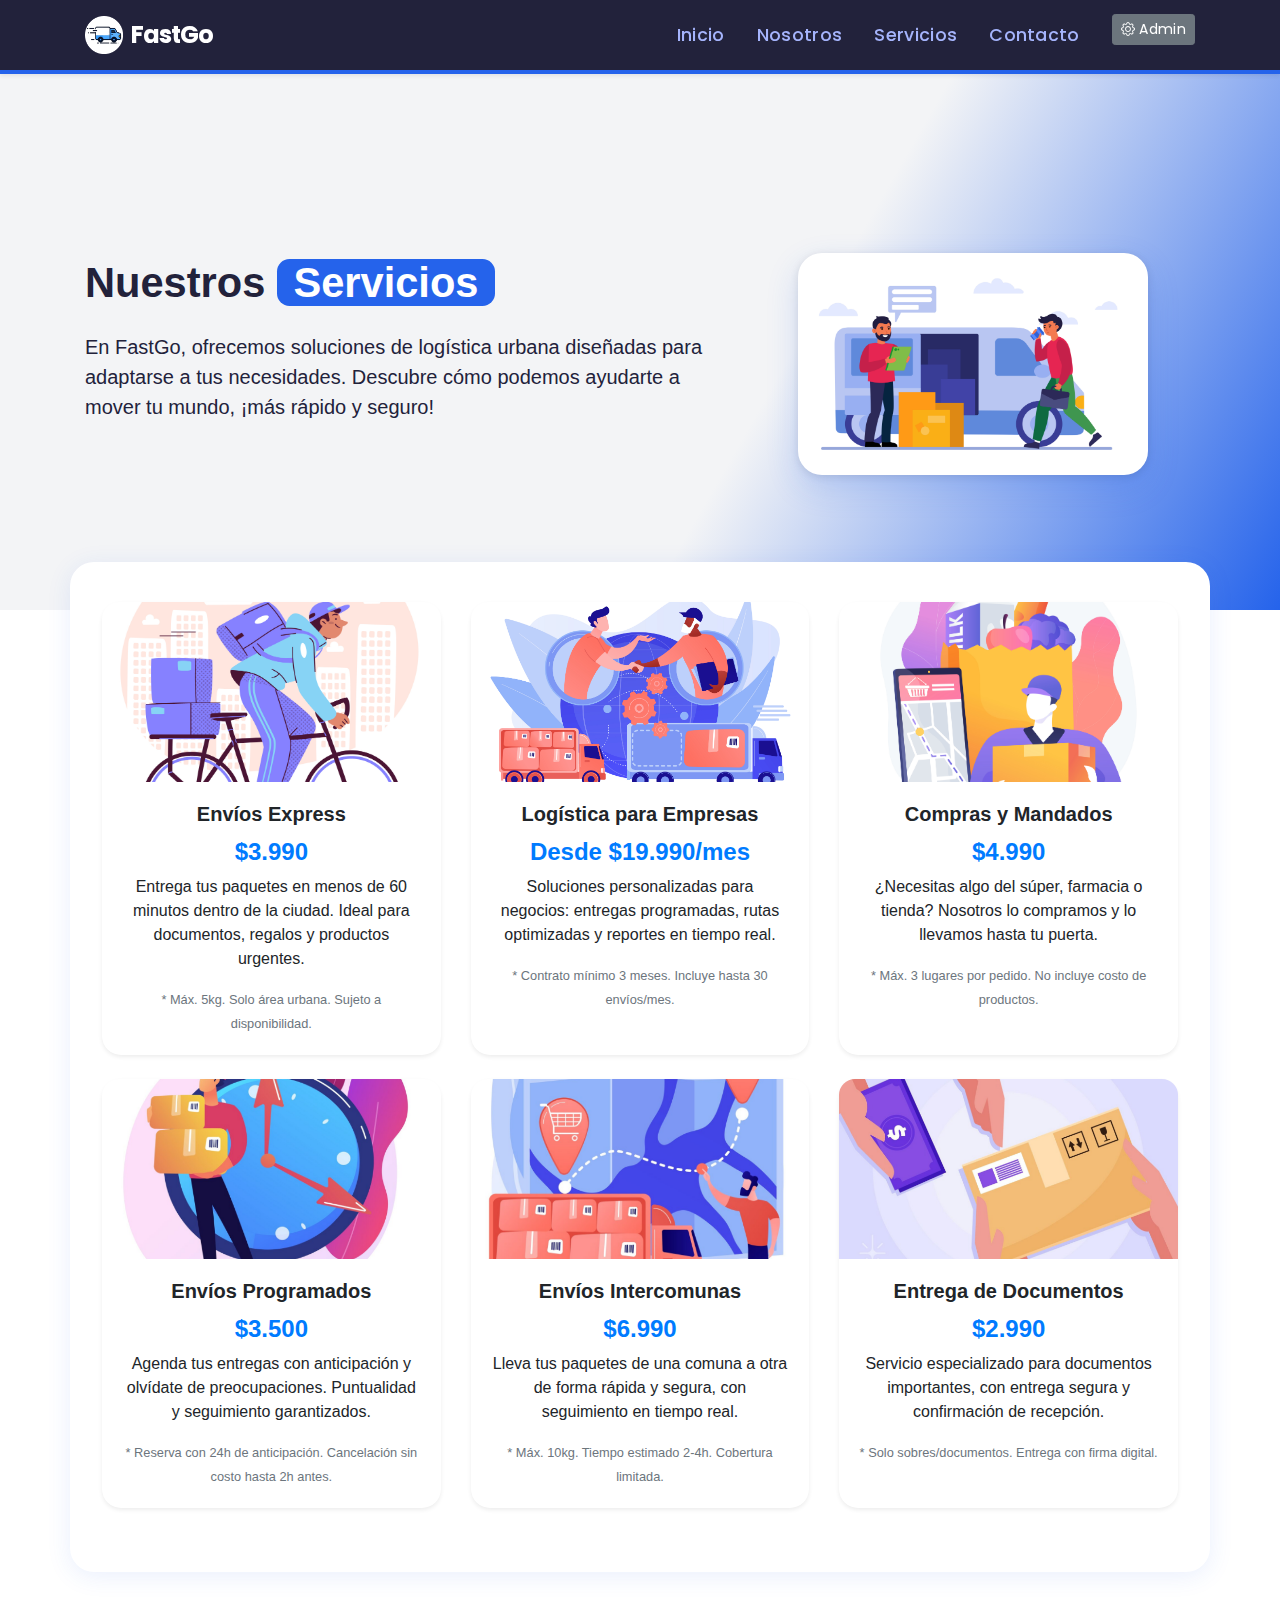
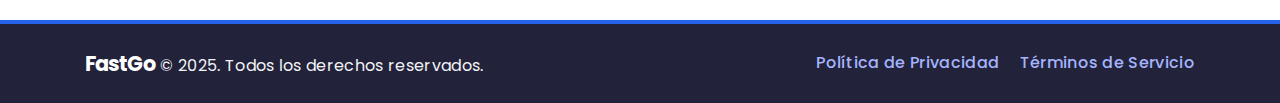
<file: services.html>
<!DOCTYPE html>
<html lang="es">
 <head>
    <meta charset="UTF-8" />
    <meta name="viewport" content="width=device-width, initial-scale=1.0" />
    <title>FastGo - Entregas Express Inteligentes</title>
    <link rel="icon" href="assets/img/fastgo_sticker_circle.png" />
    <link
      rel="stylesheet"
      href="https://cdn.jsdelivr.net/npm/bootstrap@4.5.3/dist/css/bootstrap.min.css"
    />
    <link
      href="https://fonts.googleapis.com/css2?family=Poppins:wght@400;600&display=swap"
      rel="stylesheet"
    />
    <link
      href="https://fonts.googleapis.com/css2?family=Poppins:wght@400;600&display=swap"
      rel="stylesheet"
    />
    <link
      rel="stylesheet"
      href="https://cdn.jsdelivr.net/npm/bootstrap-icons@1.10.0/font/bootstrap-icons.css"
    />
    <link rel="stylesheet" href="assets/css/style.css" />
  </head>
  <body>
    <nav class="navbar navbar-expand-lg main-navbar shadow-sm fixed-top">
      <div class="container">
        <a
          class="navbar-brand footer-brand font-weight-bold d-flex align-items-center"
          href="#"
        >
          <img
            src="assets/img/fastgo_sticker_circle.png"
            alt="FastGo Logo"
            width="38"
            height="38"
            class="mr-2"
            style="object-fit: contain"
          />
          FastGo
        </a>
        <button
          class="navbar-toggler"
          type="button"
          data-toggle="collapse"
          data-target="#navbarNav"
        >
          <span class="navbar-toggler-icon"></span>
        </button>
        <div class="collapse navbar-collapse" id="navbarNav">
          <ul class="navbar-nav ml-auto">
            <li class="nav-item active">
              <a class="nav-link footer-link" href="index.html">Inicio</a>
            </li>
            <li class="nav-item">
              <a class="nav-link footer-link" href="about-us.html">Nosotros</a>
            </li>
            <li class="nav-item">
              <a class="nav-link footer-link" href="services.html">Servicios</a>
            </li>
            <li class="nav-item">
              <a class="nav-link footer-link" href="contact-us.html"
                >Contacto</a
              >
            </li>
            <li class="nav-item">
              <a
                class="btn btn-secondary btn-sm ml-2"
                href="admin-message.html"
              >
                <i class="bi bi-gear"></i> Admin
              </a>
            </li>
          </ul>
        </div>
      </div>
    </nav>

    <section class="services-hero d-flex align-items-center">
      <div class="container">
        <div class="row align-items-center">
          <div class="col-md-7">
            <h1 class="mb-4">
              Nuestros
              <span
                class="text-highlight"
                style="
                  background: #2563eb;
                  color: #fff;
                  padding: 0 0.4em;
                  border-radius: 0.3em;
                "
                >Servicios</span
              >
            </h1>
            <p class="lead">
              En FastGo, ofrecemos soluciones de logística urbana diseñadas para
              adaptarse a tus necesidades. Descubre cómo podemos ayudarte a
              mover tu mundo, ¡más rápido y seguro!
            </p>
          </div>
          <div class="col-md-5 text-center">
            <div class="hero-img-wrapper">
              <img
                src="assets/img/nuestros_servicios.jpg"
                alt="Entrega Rápida"
                class="img-fluid hero-img"
              />
            </div>
          </div>
          
        </div>
      </div>
    </section>

    <section class="services-section container">
      <div class="row">
        <div class="col-md-6 col-lg-4 mb-4">
          <div class="card shadow-sm h-100 service-card text-center">
            <img
              src="assets/img/envios_express_servicios.jpg"
              alt="Envíos Express"
              class="service-img"
            />
            <div class="card-body">
              <h5 class="card-title font-weight-bold">Envíos Express</h5>
              <div class="h4 text-primary font-weight-bold mb-2">$3.990</div>
              <p class="card-text">
                Entrega tus paquetes en menos de 60 minutos dentro de la ciudad.
                Ideal para documentos, regalos y productos urgentes.
              </p>
              <small class="text-muted">
                * Máx. 5kg. Solo área urbana. Sujeto a disponibilidad.
              </small>
            </div>
          </div>
        </div>
        <div class="col-md-6 col-lg-4 mb-4">
          <div class="card shadow-sm h-100 service-card text-center">
            <img
              src="assets/img/envios_empresas_servicios.jpg"
              alt="Logística para Empresas"
              class="service-img"
            />
            <div class="card-body">
              <h5 class="card-title font-weight-bold">Logística para Empresas</h5>
              <div class="h4 text-primary font-weight-bold mb-2">
                Desde $19.990/mes
              </div>
              <p class="card-text">
                Soluciones personalizadas para negocios: entregas programadas,
                rutas optimizadas y reportes en tiempo real.
              </p>
              <small class="text-muted">
                * Contrato mínimo 3 meses. Incluye hasta 30 envíos/mes.
              </small>
            </div>
          </div>
        </div>
        <div class="col-md-6 col-lg-4 mb-4">
          <div class="card shadow-sm h-100 service-card text-center">
            <img
              src="assets/img/envios_mandados_servicios.jpg"
              alt="Compras y Mandados"
              class="service-img"
            />
            <div class="card-body">
              <h5 class="card-title font-weight-bold">Compras y Mandados</h5>
              <div class="h4 text-primary font-weight-bold mb-2">$4.990</div>
              <p class="card-text">
                ¿Necesitas algo del súper, farmacia o tienda? Nosotros lo
                compramos y lo llevamos hasta tu puerta.
              </p>
              <small class="text-muted">
                * Máx. 3 lugares por pedido. No incluye costo de productos.
              </small>
            </div>
          </div>
        </div>
        <div class="col-md-6 col-lg-4 mb-4">
          <div class="card shadow-sm h-100 service-card text-center">
            <img
              src="assets/img/envios_a_tiempo.png"
              alt="Envíos Programados"
              class="service-img"
            />
            <div class="card-body">
              <h5 class="card-title font-weight-bold">Envíos Programados</h5>
              <div class="h4 text-primary font-weight-bold mb-2">$3.500</div>
              <p class="card-text">
                Agenda tus entregas con anticipación y olvídate de
                preocupaciones. Puntualidad y seguimiento garantizados.
              </p>
              <small class="text-muted">
                * Reserva con 24h de anticipación. Cancelación sin costo hasta
                2h antes.
              </small>
            </div>
          </div>
        </div>
        <div class="col-md-6 col-lg-4 mb-4">
          <div class="card shadow-sm h-100 service-card text-center">
            <img
              src="assets/img/envios_comunas.png"
              alt="Envíos Intercomunas"
              class="service-img"
            />
            <div class="card-body">
              <h5 class="card-title font-weight-bold">Envíos Intercomunas</h5>
              <div class="h4 text-primary font-weight-bold mb-2">$6.990</div>
              <p class="card-text">
                Lleva tus paquetes de una comuna a otra de forma rápida y segura,
                con seguimiento en tiempo real.
              </p>
              <small class="text-muted">
                * Máx. 10kg. Tiempo estimado 2-4h. Cobertura limitada.
              </small>
            </div>
          </div>
        </div>
        <div class="col-md-6 col-lg-4 mb-4">
          <div class="card shadow-sm h-100 service-card text-center">
            <img
              src="assets/img/envios_documentos.png"
              alt="Entrega de Documentos"
              class="service-img"
            />
            <div class="card-body">
              <h5 class="card-title font-weight-bold">Entrega de Documentos</h5>
              <div class="h4 text-primary font-weight-bold mb-2">$2.990</div>
              <p class="card-text">
                Servicio especializado para documentos importantes, con entrega
                segura y confirmación de recepción.
              </p>
              <small class="text-muted">
                * Solo sobres/documentos. Entrega con firma digital.
              </small>
            </div>
          </div>
        </div>
      </div>
    </section>

    <footer class="main-footer mt-5">
      <div class="container py-4">
        <div class="row align-items-center">
          <div class="col-md-6 text-md-left text-center mb-3 mb-md-0">
            <span class="footer-brand font-weight-bold">FastGo</span> &copy;
            2025. Todos los derechos reservados.
          </div>
          <div class="col-md-6 text-md-right text-center">
            <a href="#" class="footer-link mr-3">Política de Privacidad</a>
            <a href="#" class="footer-link">Términos de Servicio</a>
          </div>
        </div>
      </div>
    </footer>

    <script src="https://code.jquery.com/jquery-3.5.1.slim.min.js"></script>
    <script src="https://cdn.jsdelivr.net/npm/bootstrap@4.5.3/dist/js/bootstrap.bundle.min.js"></script>
  </body>
</html>
</file>
<file: assets/css/style.css>
body {
  padding-top: 70px;
}

@media (max-width: 991.98px) {
  body {
    padding-top: 70px;
  }
}
.hero-section {
  min-height: 80vh;
  display: flex;
  align-items: center;
  background: linear-gradient(120deg, #f3f4f6 60%, #2563eb 100%);
  position: relative;
  overflow: hidden;
  padding: 3rem 0 2rem 0;
}
.hero-section h1 {
  font-size: 3rem;
  font-weight: 700;
  line-height: 1.1;
  color: #22223b;
}
.text-highlight {
  background: #2563eb;
  color: #fff;
  padding: 0 0.4em;
  border-radius: 0.3em;
}
.hero-section p {
  color: #444;
  font-size: 1.2rem;
}
.hero-section .btn-danger {
  background: #e11d48;
  border: none;
  font-weight: 600;
  border-radius: 2rem;
  padding: 0.7em 2em;
  font-size: 1.1rem;
  transition: background 0.2s;
}
.hero-section .btn-danger:hover {
  background: #be123c;
  color: #fff;
}
.hero-section .btn-outline-primary {
  border-radius: 2rem;
  padding: 0.7em 2em;
  font-size: 1.1rem;
  font-weight: 600;
  border: 2px solid #2563eb;
  color: #2563eb;
  background: #fff;
  transition: background 0.2s, color 0.2s;
}
.hero-section .btn-outline-primary:hover {
  background: #2563eb;
  color: #fff;
}
.hero-img-wrapper {
  display: flex;
  justify-content: center;
  align-items: center;
  height: 100%;
}
.hero-img {
  max-width: 350px;
  width: 100%;
  margin-top: 2rem;
  box-shadow: 0 12px 32px 0 rgba(37, 99, 235, 0.18),
    0 2px 8px 0 rgba(0, 0, 0, 0.1);
  border-radius: 1.5rem;
  background: #fff;
  padding: 1rem;
  transition: transform 0.3s;
}
.hero-img:hover {
  transform: scale(1.04) rotate(-2deg);
  box-shadow: 0 20px 40px 0 rgba(37, 99, 235, 0.22),
    0 4px 16px 0 rgba(0, 0, 0, 0.12);
}

@media (max-width: 991px) {
  .hero-section {
    text-align: center;
    padding-top: 2rem;
  }
  .hero-section .col-md-6 {
    margin-bottom: 2rem;
  }
  .hero-img {
    margin-top: 0;
  }
}

.main-footer {
  background: #22223b;
  color: #f3f4f6;
  border-top: 4px solid #2563eb;
  font-family: "Poppins", Arial, sans-serif;
  letter-spacing: 0.02em;
}
.footer-brand {
  color: #fff;
  font-size: 1.3rem;
  letter-spacing: -1px;
}
.footer-link {
  color: #a5b4fc;
  text-decoration: none;
  margin-right: 1rem;
  transition: color 0.2s;
  font-weight: 500;
}
.footer-link:last-child {
  margin-right: 0;
}
.footer-link:hover {
  color: #22c55e;
  text-decoration: underline;
}
@media (max-width: 767px) {
  .main-footer .row {
    flex-direction: column;
    text-align: center;
  }
  .main-footer .col-md-6 {
    margin-bottom: 1rem;
  }
}
.main-navbar {
  background: #22223b !important;
  border-bottom: 4px solid #2563eb;
  font-family: "Poppins", Arial, sans-serif;
  letter-spacing: 0.02em;
  padding-top: 0.7rem;
  padding-bottom: 0.7rem;
  z-index: 1050;
}
.main-navbar .navbar-brand {
  color: #fff !important;
  font-size: 1.5rem;
  letter-spacing: -1px;
}
.main-navbar .nav-link {
  color: #a5b4fc !important;
  font-weight: 500;
  margin-right: 1rem;
  transition: color 0.2s;
  font-size: 1.1rem;
}
.main-navbar .nav-link.active,
.main-navbar .nav-link:hover {
  color: #22c55e !important;
  text-decoration: underline;
}
.main-navbar .navbar-toggler {
  border-color: #2563eb;
}
.main-navbar .navbar-toggler-icon {
  background-image: url("data:image/svg+xml;charset=utf8,%3Csvg viewBox='0 0 30 30' xmlns='http://www.w3.org/2000/svg'%3E%3Cpath stroke='rgba(165,180,252, 1)' stroke-width='2' stroke-linecap='round' stroke-miterlimit='10' d='M4 7h22M4 15h22M4 23h22'/%3E%3C/svg%3E");
}

.section-divider {
  border: none;
  border-top: 4px solid #2563eb;
  margin: 3rem 0 2.5rem 0;
  width: 100%;
  opacity: 1;
}
.carousel-control-prev-icon,
.carousel-control-next-icon {
  filter: invert(1) grayscale(1) brightness(0.3);
}
.feature-card {
  transition: transform 0.25s cubic-bezier(0.4, 2, 0.6, 1),
    box-shadow 0.25s cubic-bezier(0.4, 2, 0.6, 1);
  box-shadow: 0 2px 12px rgba(37, 99, 235, 0.08);
}
.feature-card:hover {
  transform: translateY(-10px) scale(1.03);
  box-shadow: 0 8px 32px rgba(37, 99, 235, 0.18), 0 2px 8px rgba(0, 0, 0, 0.1);
  z-index: 2;
}
.feature-card .card-body img {
  transition: border-color 0.25s, box-shadow 0.25s;
}
.feature-card:hover .card-body img {
  border-color: #22c55e !important;
  box-shadow: 0 0 0 4px #a5b4fc33;
}
.about-hero {
  background: linear-gradient(120deg, #f3f4f6 60%, #2563eb 100%);
  min-height: 50vh;
  display: flex;
  align-items: center;
  color: #22223b;
  padding: 3rem 0 2rem 0;
}
.about-hero h1 {
  font-size: 2.8rem;
  font-weight: 700;
  color: #22223b;
}
.about-highlight {
  background: #2563eb;
  color: #fff;
  padding: 0 0.4em;
  border-radius: 0.3em;
}
.about-section {
  background: #fff;
  border-radius: 1.5rem;
  box-shadow: 0 4px 24px rgba(37, 99, 235, 0.1);
  padding: 2.5rem 2rem;
  margin-top: -3rem;
  position: relative;
  z-index: 2;
}
.about-icon {
  font-size: 2.5rem;
  color: #2563eb;
  margin-bottom: 1rem;
}
.about-values .card {
  border: none;
  border-radius: 1rem;
  box-shadow: 0 2px 12px rgba(37, 99, 235, 0.08);
  transition: transform 0.2s, box-shadow 0.2s;
}
.about-values .card:hover {
  transform: translateY(-8px) scale(1.03);
  box-shadow: 0 8px 32px rgba(37, 99, 235, 0.18), 0 2px 8px rgba(0, 0, 0, 0.1);
}
.services-hero {
  background: linear-gradient(120deg, #f3f4f6 60%, #2563eb 100%);
  min-height: 40vh;
  display: flex;
  align-items: center;
  color: #22223b;
  padding: 3rem 0 2rem 0;
}
.services-hero h1 {
  font-size: 2.6rem;
  font-weight: 700;
  color: #22223b;
}
.service-card {
  border: none;
  border-radius: 1.2rem;
  box-shadow: 0 2px 12px rgba(37, 99, 235, 0.08);
  transition: transform 0.22s cubic-bezier(0.4, 2, 0.6, 1),
    box-shadow 0.22s cubic-bezier(0.4, 2, 0.6, 1);
}
.service-card:hover {
  transform: translateY(-10px) scale(1.03);
  box-shadow: 0 8px 32px rgba(37, 99, 235, 0.18), 0 2px 8px rgba(0, 0, 0, 0.1);
  z-index: 2;
}
.service-icon {
  font-size: 2.7rem;
  color: #2563eb;
  margin-bottom: 1rem;
}
.service-img {
  width: 100%;
  height: 180px;
  object-fit: cover;
  border-radius: 1rem 1rem 0 0;
}
.contact-hero {
  background: linear-gradient(120deg, #f3f4f6 60%, #2563eb 100%);
  min-height: 35vh;
  display: flex;
  align-items: center;
  color: #22223b;
  padding: 3rem 0 2rem 0;
}
.contact-hero h1 {
  font-size: 2.5rem;
  font-weight: 700;
  color: #22223b;
}
.contact-section {
  background: #fff;
  border-radius: 1.5rem;
  box-shadow: 0 4px 24px rgba(37, 99, 235, 0.1);
  padding: 2.5rem 2rem;
  margin-top: -3rem;
  position: relative;
  z-index: 2;
}
.contact-info {
  font-size: 1.1rem;
  color: #444;
}
.contact-form .form-control:focus {
  border-color: #2563eb;
  box-shadow: 0 0 0 2px #a5b4fc55;
}
.map-responsive {
  overflow: hidden;
  padding-bottom: 56.25%;
  position: relative;
  height: 0;
  border-radius: 1rem;
  box-shadow: 0 2px 12px rgba(37, 99, 235, 0.08);
}
.map-responsive iframe {
  left: 0;
  top: 0;
  height: 100%;
  width: 100%;
  position: absolute;
  border: 0;
  border-radius: 1rem;
}
.hero-section,
.about-hero,
.services-hero,
.contact-hero {
  min-height: 60vh;
  display: flex;
  align-items: center;
  background: linear-gradient(120deg, #f3f4f6 60%, #2563eb 100%);
  position: relative;
  overflow: hidden;
  padding: 3rem 0 2rem 0;
}
.services-section {
  background: #fff;
  border-radius: 1.5rem;
  box-shadow: 0 4px 24px rgba(37,99,235,0.10);
  padding: 2.5rem 2rem;
  margin-top: -3rem;
  position: relative;
  z-index: 2;
}
#adminEnviosTable th, #adminEnviosTable td {
  vertical-align: middle;
}
#adminEnviosTable th {
  color: #22223b;
  font-weight: 600;
  background: #f3f4f6 !important;
  border-top: none;
}
#adminEnviosTable tr {
  transition: background 0.15s;
}
#adminEnviosTable tbody tr:hover {
  background: #f0f6ff;
}
</file>
